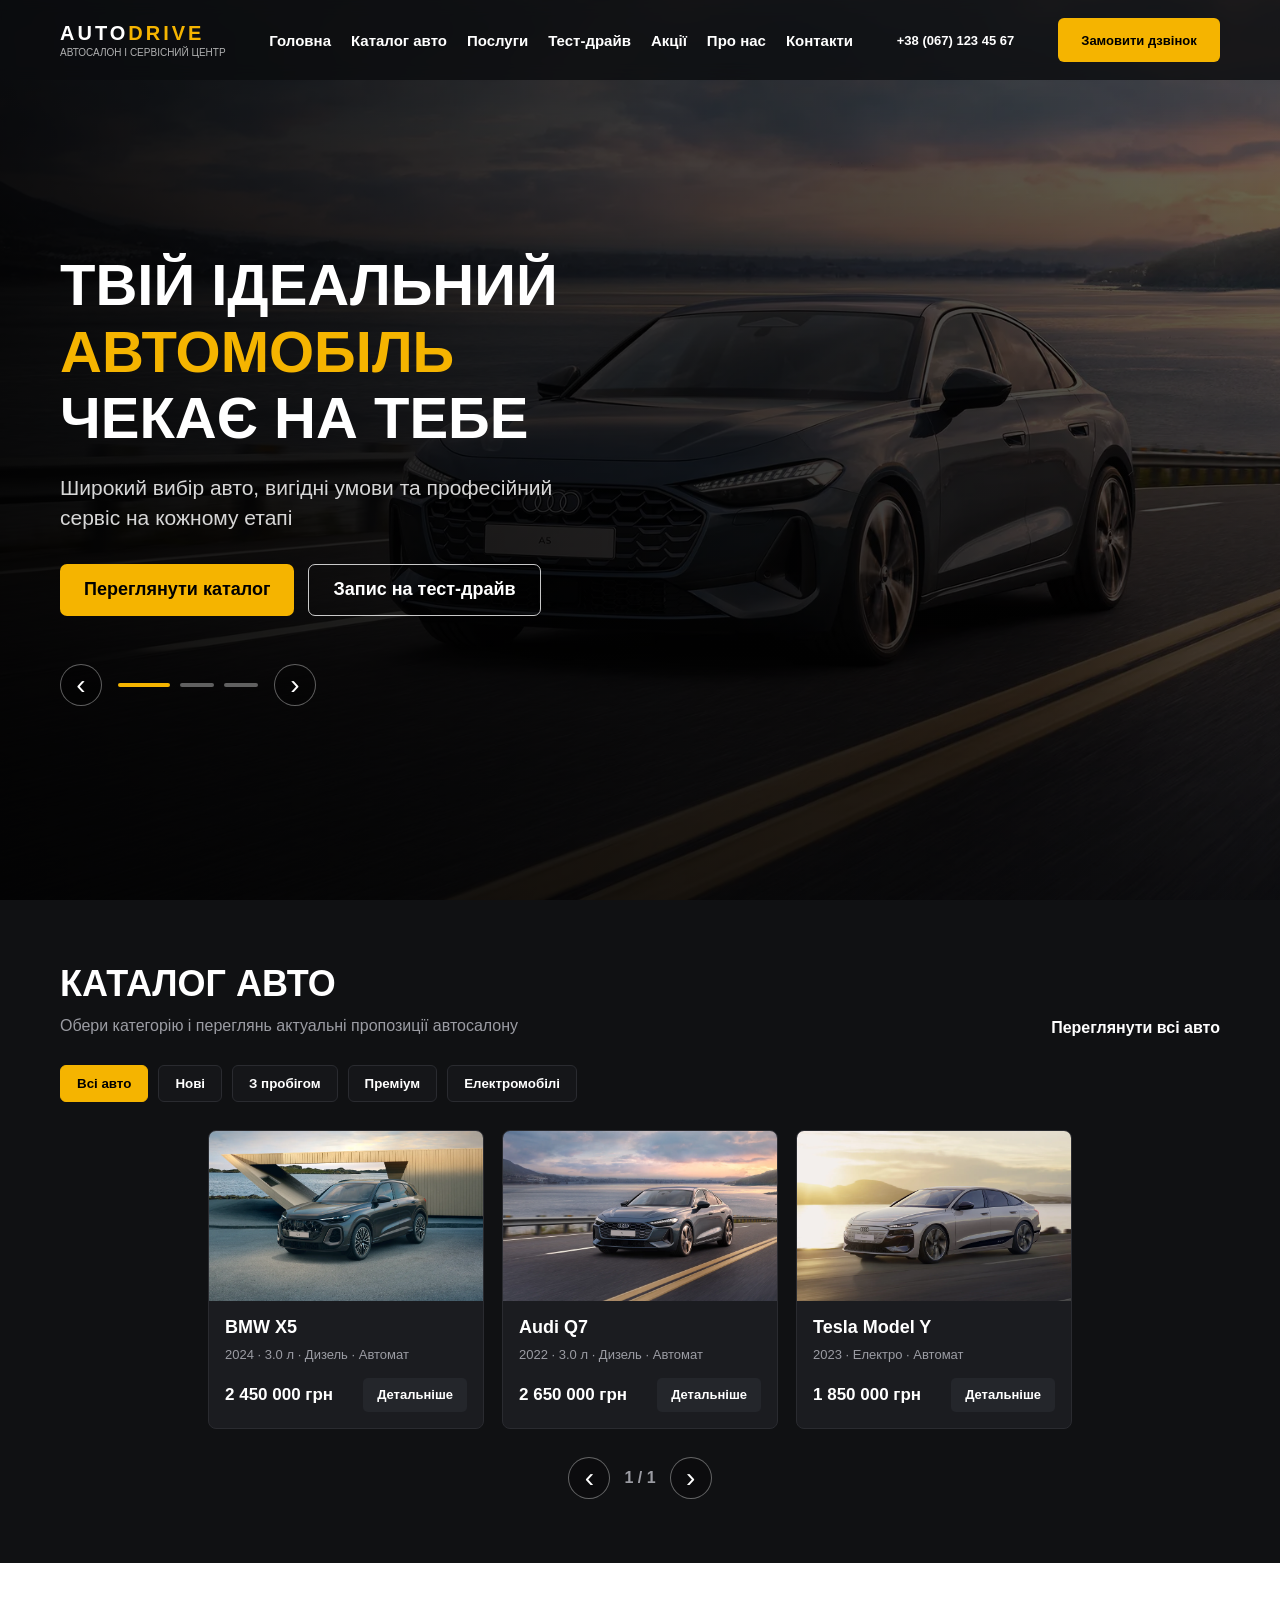
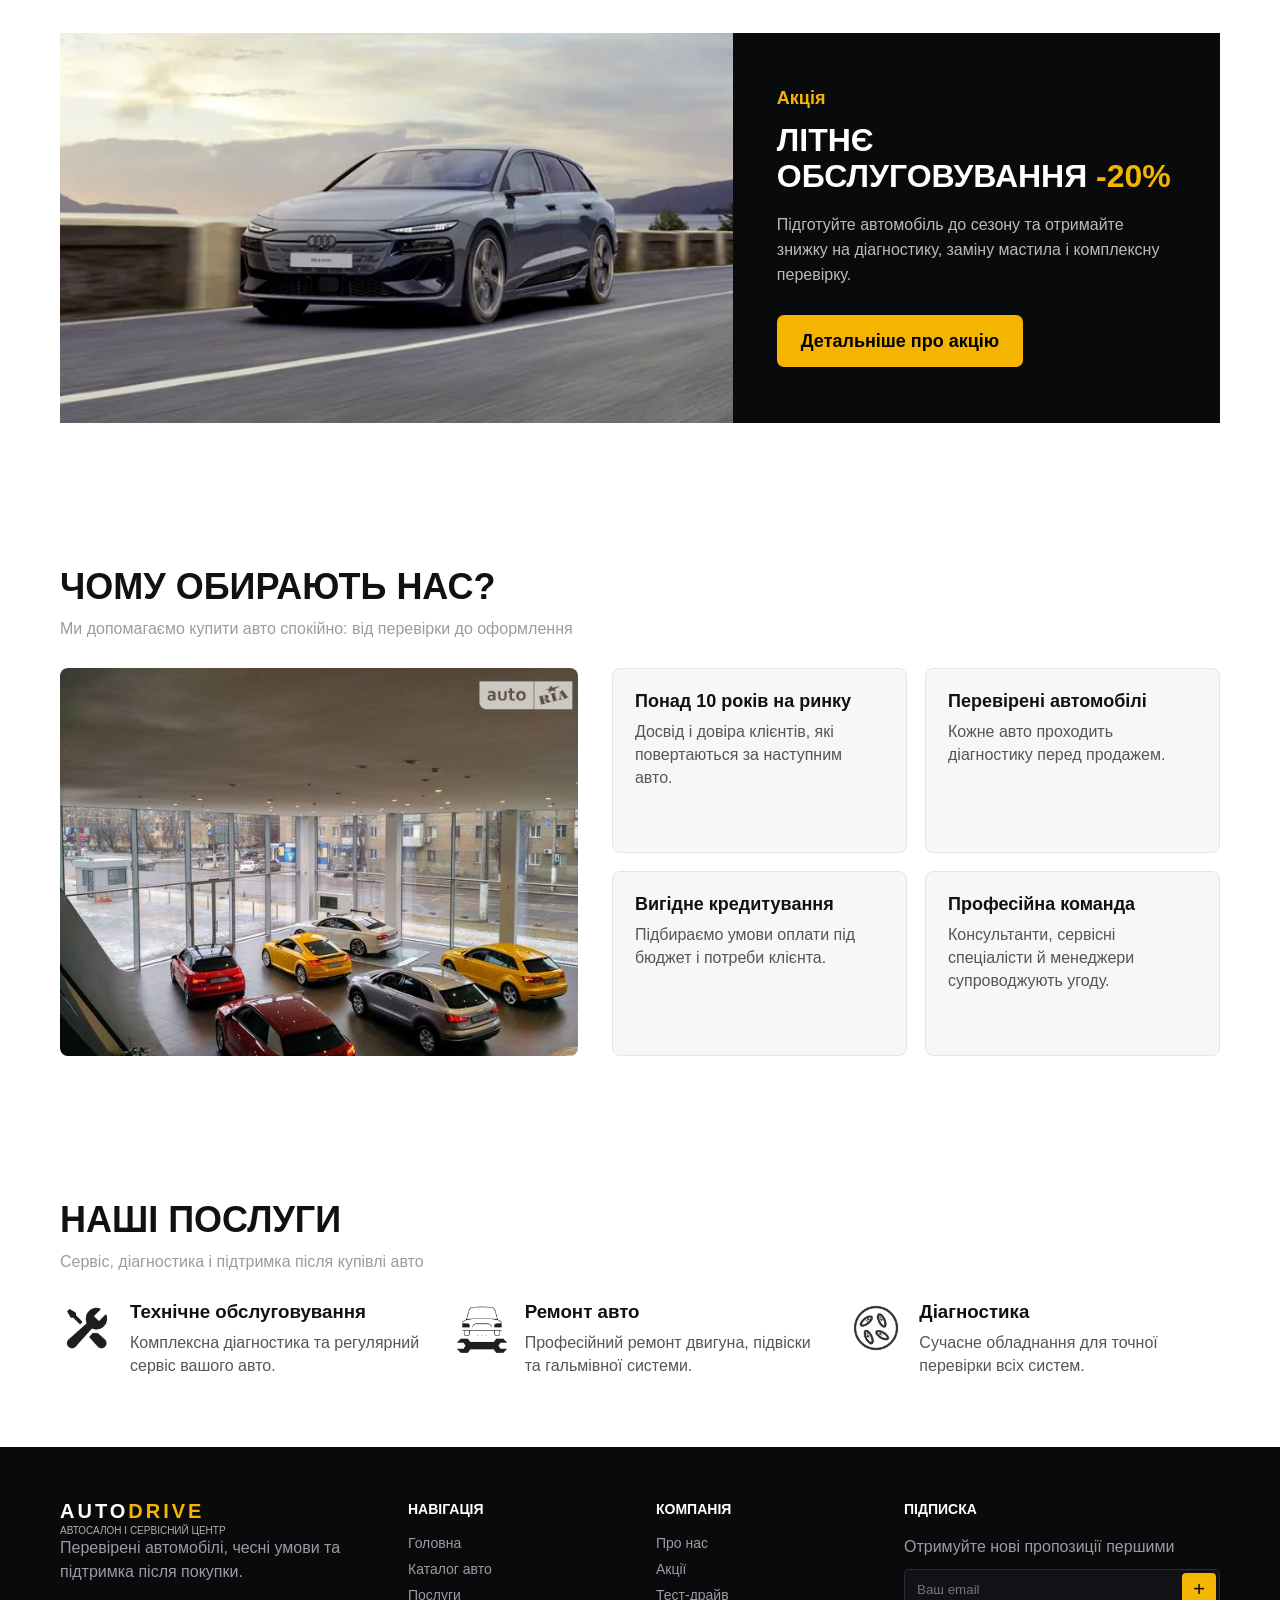
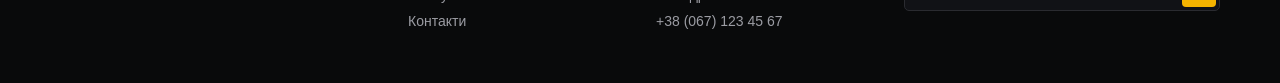
<file: index.html>
<!DOCTYPE html>
<html lang="uk">
<head>
    <meta charset="UTF-8">
    <meta name="viewport" content="width=device-width, initial-scale=1.0">
    <link rel="stylesheet" href="css/reset.css">
    <link rel="stylesheet" href="css/style.css">
    <link rel="stylesheet" href="css/responsive.css">
    <title>AUTODRIVE</title>
</head>
<body>
    <header class="header">
        <div class="container header-inner">
            <a href="index.html" class="logo">
                <span class="logo-title"><span class="logo-white">AUTO</span><span class="logo-yellow">DRIVE</span></span>
                <span class="logo-text">Автосалон і сервісний центр</span>
            </a>

            <nav class="nav" id="nav">
                <a href="index.html">Головна</a>
                <a href="car-catalog.html">Каталог авто</a>
                <a href="#services">Послуги</a>
                <a href="#test-drive">Тест-драйв</a>
                <a href="#promo">Акції</a>
                <a href="#about">Про нас</a>
                <a href="#contacts">Контакти</a>
            </nav>

            <a href="tel:+380671234567" class="header-phone">+38 (067) 123 45 67</a>
            <a href="tel:+380671234567" class="call-btn">Замовити дзвінок</a>

            <button class="burger" id="burger" type="button" aria-label="Меню">
                <span></span>
                <span></span>
                <span></span>
            </button>
        </div>
    </header>

    <main>
        <section class="hero" id="hero">
            <div class="hero-slide active" style="background-image: url('img/bacground_audi.webp');"></div>
            <div class="hero-slide" style="background-image: url('img/bacground_audiA6.webp');"></div>
            <div class="hero-slide" style="background-image: url('img/bacground_audiQ5.webp');"></div>
            <div class="hero-overlay"></div>

            <div class="container hero-container">
                <div class="hero-content">
                    <h1>Твій ідеальний <span>автомобіль</span> чекає на тебе</h1>
                    <p>Широкий вибір авто, вигідні умови та професійний сервіс на кожному етапі</p>

                    <div class="hero-actions">
                        <a href="car-catalog.html" class="hero-btn hero-btn-primary">Переглянути каталог</a>
                        <a href="#test-drive" class="hero-btn hero-btn-secondary">Запис на тест-драйв</a>
                    </div>
                </div>

                <div class="slider-controls" aria-label="Керування hero слайдером">
                    <button class="slider-arrow" id="prevSlide" type="button" aria-label="Попередній слайд">&#8249;</button>
                    <div class="slider-dots" id="sliderDots"></div>
                    <button class="slider-arrow" id="nextSlide" type="button" aria-label="Наступний слайд">&#8250;</button>
                </div>
            </div>
        </section>

        <section class="home-catalog section-dark" id="catalog">
            <div class="container section-column">
                <div class="section-head">
                    <div>
                        <h2>Каталог авто</h2>
                        <p>Обери категорію і переглянь актуальні пропозиції автосалону</p>
                    </div>
                    <a href="car-catalog.html" class="text-link">Переглянути всі авто</a>
                </div>

                <div class="category-tabs" data-filter-group="home">
                    <button class="tab-btn active" type="button" data-filter="all">Всі авто</button>
                    <button class="tab-btn" type="button" data-filter="new">Нові</button>
                    <button class="tab-btn" type="button" data-filter="used">З пробігом</button>
                    <button class="tab-btn" type="button" data-filter="premium">Преміум</button>
                    <button class="tab-btn" type="button" data-filter="electric">Електромобілі</button>
                </div>

                <div class="home-cars" id="homeCars">
                    <article class="car-card" data-category="new premium" data-brand="bmw" data-fuel="diesel" data-year="2024" data-mileage="0" data-price="2450000">
                        <div class="car-image"><img src="img/bacground_audiQ5.webp" alt="BMW X5"></div>
                        <div class="car-body">
                            <h3>BMW X5</h3>
                            <p>2024 · 3.0 л · Дизель · Автомат</p>
                            <div class="car-bottom"><strong>2 450 000 грн</strong><a href="car-catalog.html" class="small-btn">Детальніше</a></div>
                        </div>
                    </article>
                    <article class="car-card" data-category="used premium" data-brand="audi" data-fuel="diesel" data-year="2022" data-mileage="65000" data-price="2650000">
                        <div class="car-image"><img src="img/bacground_audi.webp" alt="Audi Q7"></div>
                        <div class="car-body">
                            <h3>Audi Q7</h3>
                            <p>2022 · 3.0 л · Дизель · Автомат</p>
                            <div class="car-bottom"><strong>2 650 000 грн</strong><a href="car-catalog.html" class="small-btn">Детальніше</a></div>
                        </div>
                    </article>
                    <article class="car-card" data-category="electric new" data-brand="tesla" data-fuel="electric" data-year="2023" data-mileage="12000" data-price="1850000">
                        <div class="car-image"><img src="img/bacground_audiA6.webp" alt="Tesla Model Y"></div>
                        <div class="car-body">
                            <h3>Tesla Model Y</h3>
                            <p>2023 · Електро · Автомат</p>
                            <div class="car-bottom"><strong>1 850 000 грн</strong><a href="car-catalog.html" class="small-btn">Детальніше</a></div>
                        </div>
                    </article>
                </div>

                <div class="catalog-switcher">
                    <button class="page-btn" type="button" data-catalog-prev="home">&#8249;</button>
                    <span id="homeCatalogInfo">1 / 1</span>
                    <button class="page-btn" type="button" data-catalog-next="home">&#8250;</button>
                </div>
            </div>
        </section>

        <section class="promo-section" id="promo">
            <div class="container">
                <div class="promo-card">
                    <div class="promo-image">
                        <img src="img/audiA5.webp" alt="Літня акція AUTODRIVE">
                    </div>
                    <div class="promo-content">




                        
                        <span>Акція</span>
                        <h2>Літнє обслуговування <strong>-20%</strong></h2>
                        <p>Підготуйте автомобіль до сезону та отримайте знижку на діагностику, заміну мастила і комплексну перевірку.</p>
                        <a href="car-catalog.html" class="hero-btn hero-btn-primary">Детальніше про акцію</a>
                    </div>
                </div>
            </div>
        </section>

        <section class="why-section" id="about">
            <div class="container section-column">
                <div class="section-head">
                    <div>
                        <h2>Чому обирають нас?</h2>
                        <p>Ми допомагаємо купити авто спокійно: від перевірки до оформлення</p>
                    </div>
                </div>

                <div class="why-layout">
                    <div class="why-image">
                        <img src="img/salon.jpg" alt="Автосалон AUTODRIVE">
                    </div>
                    <div class="why-list">
                        <article>
                            <strong>Понад 10 років на ринку</strong>
                            <span>Досвід і довіра клієнтів, які повертаються за наступним авто.</span>
                        </article>
                        <article>
                            <strong>Перевірені автомобілі</strong>
                            <span>Кожне авто проходить діагностику перед продажем.</span>
                        </article>
                        <article>
                            <strong>Вигідне кредитування</strong>
                            <span>Підбираємо умови оплати під бюджет і потреби клієнта.</span>
                        </article>
                        <article>
                            <strong>Професійна команда</strong>
                            <span>Консультанти, сервісні спеціалісти й менеджери супроводжують угоду.</span>
                        </article>
                    </div>
                </div>
            </div>
        </section>

        <section class="services-section" id="services">
            <div class="container section-column">
                <div class="section-head">
                    <div>
                        <h2>Наші послуги</h2>
                        <p>Сервіс, діагностика і підтримка після купівлі авто</p>
                    </div>
                </div>
                <div class="service-list">
                    <article class="service-item"><img src="img/Layer_1 (1).png" alt=""><div><h3>Технічне обслуговування</h3><p>Комплексна діагностика та регулярний сервіс вашого авто.</p></div></article>
                    <article class="service-item"><img src="img/_x3C_Layer_x3E_ (1).png" alt=""><div><h3>Ремонт авто</h3><p>Професійний ремонт двигуна, підвіски та гальмівної системи.</p></div></article>
                    <article class="service-item"><img src="img/Frame (2).png" alt=""><div><h3>Діагностика</h3><p>Сучасне обладнання для точної перевірки всіх систем.</p></div></article>
                </div>
            </div>
        </section>
    </main>

    <footer class="footer">
        <div class="container footer-layout">
            <div class="footer-brand">
                <a href="index.html" class="logo">
                    <span class="logo-title"><span class="logo-white">AUTO</span><span class="logo-yellow">DRIVE</span></span>
                    <span class="logo-text">Автосалон і сервісний центр</span>
                </a>
                <p>Перевірені автомобілі, чесні умови та підтримка після покупки.</p>
            </div>
            <div class="footer-col"><h3>Навігація</h3><a href="index.html">Головна</a><a href="car-catalog.html">Каталог авто</a><a href="#services">Послуги</a><a href="#contacts">Контакти</a></div>
            <div class="footer-col"><h3>Компанія</h3><a href="#about">Про нас</a><a href="#promo">Акції</a><a href="#test-drive">Тест-драйв</a><a href="tel:+380671234567">+38 (067) 123 45 67</a></div>
            <div class="footer-col footer-form"><h3>Підписка</h3><p>Отримуйте нові пропозиції першими</p><form><input type="email" placeholder="Ваш email"><button type="submit">+</button></form></div>
        </div>
    </footer>

    <script src="js/script.js"></script>
</body>
</html>
</file>
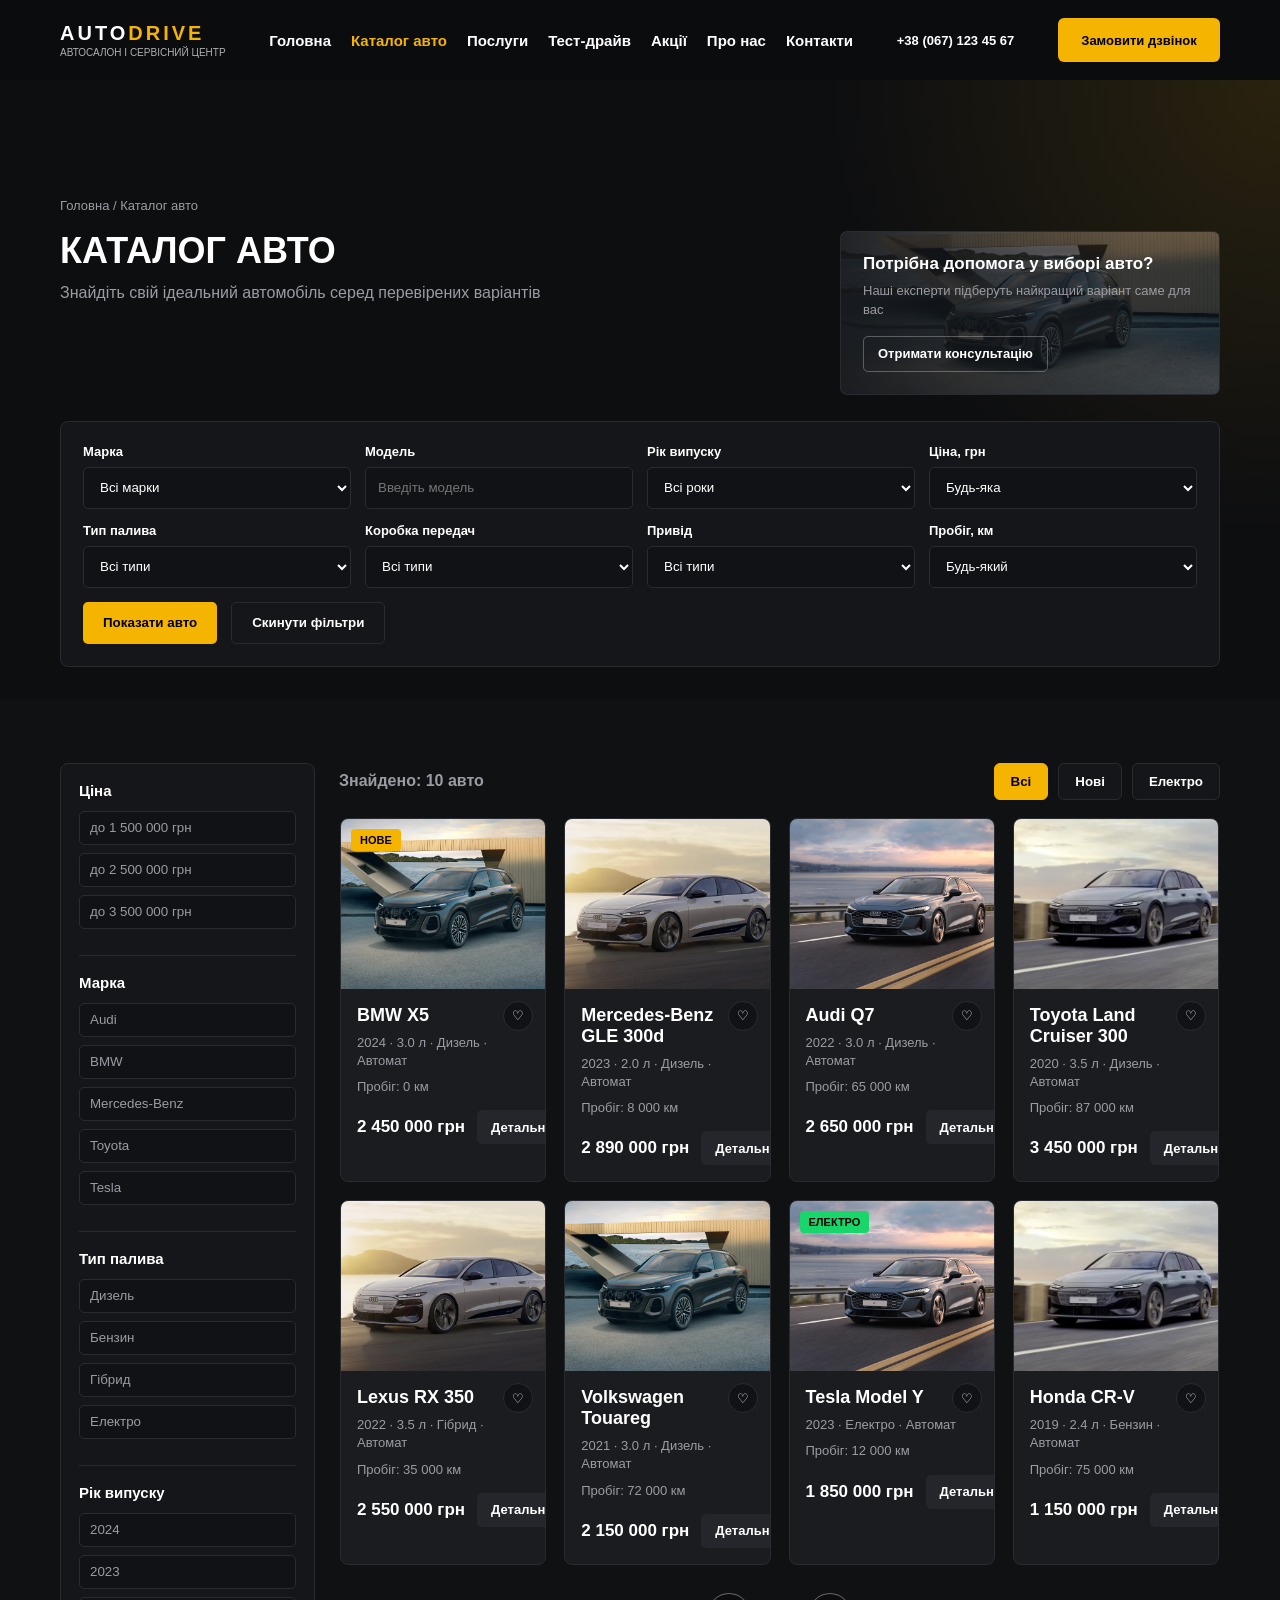
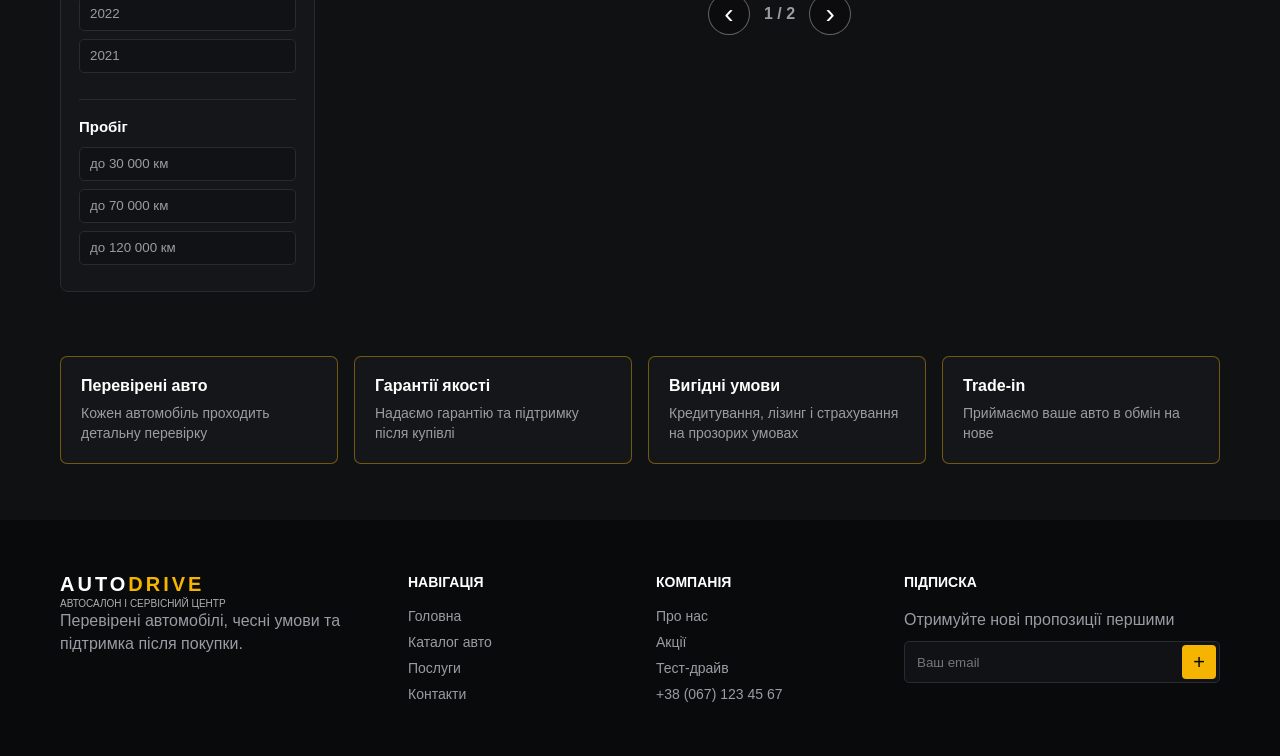
<file: car-catalog.html>
<!DOCTYPE html>
<html lang="uk">
<head>
    <meta charset="UTF-8">
    <meta name="viewport" content="width=device-width, initial-scale=1.0">
    <link rel="stylesheet" href="css/reset.css">
    <link rel="stylesheet" href="css/style.css">
    <link rel="stylesheet" href="css/responsive.css">
    <title>Каталог авто | AUTODRIVE</title>
</head>
<body class="catalog-page">
    <header class="header catalog-header-page">
        <div class="container header-inner">
            <a href="index.html" class="logo">
                <span class="logo-title"><span class="logo-white">AUTO</span><span class="logo-yellow">DRIVE</span></span>
                <span class="logo-text">Автосалон і сервісний центр</span>
            </a>

            <nav class="nav" id="nav">
                <a href="index.html">Головна</a>
                <a href="car-catalog.html" class="active-link">Каталог авто</a>
                <a href="index.html#services">Послуги</a>
                <a href="index.html#test-drive">Тест-драйв</a>
                <a href="index.html#promo">Акції</a>
                <a href="index.html#about">Про нас</a>
                <a href="index.html#contacts">Контакти</a>
            </nav>

            <a href="tel:+380671234567" class="header-phone">+38 (067) 123 45 67</a>
            <a href="tel:+380671234567" class="call-btn">Замовити дзвінок</a>

            <button class="burger" id="burger" type="button" aria-label="Меню">
                <span></span>
                <span></span>
                <span></span>
            </button>
        </div>
    </header>

    <main class="catalog-main">
        <section class="catalog-hero">
            <div class="container section-column">
                <p class="breadcrumbs">Головна / Каталог авто</p>
                <div class="catalog-title-row">
                    <div>
                        <h1>Каталог авто</h1>
                        <p>Знайдіть свій ідеальний автомобіль серед перевірених варіантів</p>
                    </div>
                    <div class="help-card">
                        <div>
                            <h2>Потрібна допомога у виборі авто?</h2>
                            <p>Наші експерти підберуть найкращий варіант саме для вас</p>
                            <a href="tel:+380671234567">Отримати консультацію</a>
                        </div>
                    </div>
                </div>

                <form class="search-panel" id="catalogSearch">
                    <label>Марка
                        <select name="brand">
                            <option value="all">Всі марки</option>
                            <option value="audi">Audi</option>
                            <option value="bmw">BMW</option>
                            <option value="mercedes">Mercedes-Benz</option>
                            <option value="toyota">Toyota</option>
                            <option value="lexus">Lexus</option>
                            <option value="tesla">Tesla</option>
                        </select>
                    </label>
                    <label>Модель
                        <input type="text" name="model" placeholder="Введіть модель">
                    </label>
                    <label>Рік випуску
                        <select name="year">
                            <option value="all">Всі роки</option>
                            <option value="2024">2024</option>
                            <option value="2023">2023</option>
                            <option value="2022">2022</option>
                            <option value="2021">2021</option>
                            <option value="2020">2020</option>
                            <option value="2019">2019</option>
                        </select>
                    </label>
                    <label>Ціна, грн
                        <select name="price">
                            <option value="all">Будь-яка</option>
                            <option value="1500000">до 1 500 000</option>
                            <option value="2500000">до 2 500 000</option>
                            <option value="3500000">до 3 500 000</option>
                        </select>
                    </label>
                    <label>Тип палива
                        <select name="fuel">
                            <option value="all">Всі типи</option>
                            <option value="petrol">Бензин</option>
                            <option value="diesel">Дизель</option>
                            <option value="hybrid">Гібрид</option>
                            <option value="electric">Електро</option>
                        </select>
                    </label>
                    <label>Коробка передач
                        <select name="gearbox">
                            <option value="all">Всі типи</option>
                            <option value="auto">Автомат</option>
                            <option value="manual">Механіка</option>
                        </select>
                    </label>
                    <label>Привід
                        <select name="drive">
                            <option value="all">Всі типи</option>
                            <option value="awd">Повний</option>
                            <option value="fwd">Передній</option>
                            <option value="rwd">Задній</option>
                        </select>
                    </label>
                    <label>Пробіг, км
                        <select name="mileage">
                            <option value="all">Будь-який</option>
                            <option value="30000">до 30 000</option>
                            <option value="70000">до 70 000</option>
                            <option value="120000">до 120 000</option>
                        </select>
                    </label>
                    <button class="search-btn" type="submit">Показати авто</button>
                    <button class="reset-btn" type="button" id="resetCatalogFilters">Скинути фільтри</button>
                </form>
            </div>
        </section>

        <section class="catalog-results">
            <div class="container catalog-layout">
                <aside class="filter-sidebar">
                    <div class="side-filter">
                        <h2>Ціна</h2>
                        <button type="button" data-side-filter="price" data-value="1500000">до 1 500 000 грн</button>
                        <button type="button" data-side-filter="price" data-value="2500000">до 2 500 000 грн</button>
                        <button type="button" data-side-filter="price" data-value="3500000">до 3 500 000 грн</button>
                    </div>
                    <div class="side-filter">
                        <h2>Марка</h2>
                        <button type="button" data-side-filter="brand" data-value="audi">Audi</button>
                        <button type="button" data-side-filter="brand" data-value="bmw">BMW</button>
                        <button type="button" data-side-filter="brand" data-value="mercedes">Mercedes-Benz</button>
                        <button type="button" data-side-filter="brand" data-value="toyota">Toyota</button>
                        <button type="button" data-side-filter="brand" data-value="tesla">Tesla</button>
                    </div>
                    <div class="side-filter">
                        <h2>Тип палива</h2>
                        <button type="button" data-side-filter="fuel" data-value="diesel">Дизель</button>
                        <button type="button" data-side-filter="fuel" data-value="petrol">Бензин</button>
                        <button type="button" data-side-filter="fuel" data-value="hybrid">Гібрид</button>
                        <button type="button" data-side-filter="fuel" data-value="electric">Електро</button>
                    </div>
                    <div class="side-filter">
                        <h2>Рік випуску</h2>
                        <button type="button" data-side-filter="year" data-value="2024">2024</button>
                        <button type="button" data-side-filter="year" data-value="2023">2023</button>
                        <button type="button" data-side-filter="year" data-value="2022">2022</button>
                        <button type="button" data-side-filter="year" data-value="2021">2021</button>
                    </div>
                    <div class="side-filter">
                        <h2>Пробіг</h2>
                        <button type="button" data-side-filter="mileage" data-value="30000">до 30 000 км</button>
                        <button type="button" data-side-filter="mileage" data-value="70000">до 70 000 км</button>
                        <button type="button" data-side-filter="mileage" data-value="120000">до 120 000 км</button>
                    </div>
                </aside>

                <div class="catalog-content">
                    <div class="result-bar">
                        <span id="catalogCount">Знайдено: 0 авто</span>
                        <div class="result-actions">
                            <button class="outline-btn active" type="button" data-catalog-quick="all">Всі</button>
                            <button class="outline-btn" type="button" data-catalog-quick="new">Нові</button>
                            <button class="outline-btn" type="button" data-catalog-quick="electric">Електро</button>
                        </div>
                    </div>

                    <div class="catalog-grid" id="catalogGrid">
                        <article class="car-card catalog-item" data-category="new premium" data-brand="bmw" data-fuel="diesel" data-year="2024" data-mileage="0" data-price="2450000" data-model="x5" data-gearbox="auto" data-drive="awd">
                            <div class="car-image"><span class="badge">Нове</span><img src="img/bacground_audiQ5.webp" alt="BMW X5"></div>
                            <div class="car-body"><button class="fav-btn" type="button">♡</button><h3>BMW X5</h3><p>2024 · 3.0 л · Дизель · Автомат</p><p>Пробіг: 0 км</p><div class="car-bottom"><strong>2 450 000 грн</strong><a href="#" class="small-btn">Детальніше</a></div></div>
                        </article>
                        <article class="car-card catalog-item" data-category="new premium" data-brand="mercedes" data-fuel="diesel" data-year="2023" data-mileage="8000" data-price="2890000" data-model="gle" data-gearbox="auto" data-drive="awd">
                            <div class="car-image"><img src="img/bacground_audiA6.webp" alt="Mercedes-Benz GLE 300d"></div>
                            <div class="car-body"><button class="fav-btn" type="button">♡</button><h3>Mercedes-Benz GLE 300d</h3><p>2023 · 2.0 л · Дизель · Автомат</p><p>Пробіг: 8 000 км</p><div class="car-bottom"><strong>2 890 000 грн</strong><a href="#" class="small-btn">Детальніше</a></div></div>
                        </article>
                        <article class="car-card catalog-item" data-category="used premium" data-brand="audi" data-fuel="diesel" data-year="2022" data-mileage="65000" data-price="2650000" data-model="q7" data-gearbox="auto" data-drive="awd">
                            <div class="car-image"><img src="img/bacground_audi.webp" alt="Audi Q7"></div>
                            <div class="car-body"><button class="fav-btn" type="button">♡</button><h3>Audi Q7</h3><p>2022 · 3.0 л · Дизель · Автомат</p><p>Пробіг: 65 000 км</p><div class="car-bottom"><strong>2 650 000 грн</strong><a href="#" class="small-btn">Детальніше</a></div></div>
                        </article>
                        <article class="car-card catalog-item" data-category="used" data-brand="toyota" data-fuel="diesel" data-year="2020" data-mileage="87000" data-price="3450000" data-model="land cruiser" data-gearbox="auto" data-drive="awd">
                            <div class="car-image"><img src="img/audiA5.webp" alt="Toyota Land Cruiser 300"></div>
                            <div class="car-body"><button class="fav-btn" type="button">♡</button><h3>Toyota Land Cruiser 300</h3><p>2020 · 3.5 л · Дизель · Автомат</p><p>Пробіг: 87 000 км</p><div class="car-bottom"><strong>3 450 000 грн</strong><a href="#" class="small-btn">Детальніше</a></div></div>
                        </article>
                        <article class="car-card catalog-item" data-category="used" data-brand="lexus" data-fuel="hybrid" data-year="2022" data-mileage="35000" data-price="2550000" data-model="rx 350" data-gearbox="auto" data-drive="awd">
                            <div class="car-image"><img src="img/bacground_audiA6.webp" alt="Lexus RX 350"></div>
                            <div class="car-body"><button class="fav-btn" type="button">♡</button><h3>Lexus RX 350</h3><p>2022 · 3.5 л · Гібрид · Автомат</p><p>Пробіг: 35 000 км</p><div class="car-bottom"><strong>2 550 000 грн</strong><a href="#" class="small-btn">Детальніше</a></div></div>
                        </article>
                        <article class="car-card catalog-item" data-category="used" data-brand="volkswagen" data-fuel="diesel" data-year="2021" data-mileage="72000" data-price="2150000" data-model="touareg" data-gearbox="auto" data-drive="awd">
                            <div class="car-image"><img src="img/bacground_audiQ5.webp" alt="Volkswagen Touareg"></div>
                            <div class="car-body"><button class="fav-btn" type="button">♡</button><h3>Volkswagen Touareg</h3><p>2021 · 3.0 л · Дизель · Автомат</p><p>Пробіг: 72 000 км</p><div class="car-bottom"><strong>2 150 000 грн</strong><a href="#" class="small-btn">Детальніше</a></div></div>
                        </article>
                        <article class="car-card catalog-item" data-category="electric new" data-brand="tesla" data-fuel="electric" data-year="2023" data-mileage="12000" data-price="1850000" data-model="model y" data-gearbox="auto" data-drive="awd">
                            <div class="car-image"><span class="badge green">Електро</span><img src="img/bacground_audi.webp" alt="Tesla Model Y"></div>
                            <div class="car-body"><button class="fav-btn" type="button">♡</button><h3>Tesla Model Y</h3><p>2023 · Електро · Автомат</p><p>Пробіг: 12 000 км</p><div class="car-bottom"><strong>1 850 000 грн</strong><a href="#" class="small-btn">Детальніше</a></div></div>
                        </article>
                        <article class="car-card catalog-item" data-category="used" data-brand="honda" data-fuel="petrol" data-year="2019" data-mileage="75000" data-price="1150000" data-model="cr-v" data-gearbox="auto" data-drive="awd">
                            <div class="car-image"><img src="img/audiA5.webp" alt="Honda CR-V"></div>
                            <div class="car-body"><button class="fav-btn" type="button">♡</button><h3>Honda CR-V</h3><p>2019 · 2.4 л · Бензин · Автомат</p><p>Пробіг: 75 000 км</p><div class="car-bottom"><strong>1 150 000 грн</strong><a href="#" class="small-btn">Детальніше</a></div></div>
                        </article>
                        <article class="car-card catalog-item" data-category="new premium" data-brand="audi" data-fuel="petrol" data-year="2024" data-mileage="0" data-price="3120000" data-model="a8" data-gearbox="auto" data-drive="awd">
                            <div class="car-image"><span class="badge">Нове</span><img src="img/bacground_audiA6.webp" alt="Audi A8"></div>
                            <div class="car-body"><button class="fav-btn" type="button">♡</button><h3>Audi A8</h3><p>2024 · 3.0 л · Бензин · Автомат</p><p>Пробіг: 0 км</p><div class="car-bottom"><strong>3 120 000 грн</strong><a href="#" class="small-btn">Детальніше</a></div></div>
                        </article>
                        <article class="car-card catalog-item" data-category="electric used" data-brand="audi" data-fuel="electric" data-year="2022" data-mileage="28000" data-price="2320000" data-model="e-tron" data-gearbox="auto" data-drive="awd">
                            <div class="car-image"><span class="badge green">Електро</span><img src="img/bacground_audi.webp" alt="Audi e-tron"></div>
                            <div class="car-body"><button class="fav-btn" type="button">♡</button><h3>Audi e-tron</h3><p>2022 · Електро · Автомат</p><p>Пробіг: 28 000 км</p><div class="car-bottom"><strong>2 320 000 грн</strong><a href="#" class="small-btn">Детальніше</a></div></div>
                        </article>
                    </div>

                    <div class="catalog-switcher">
                        <button class="page-btn" type="button" data-catalog-prev="main">&#8249;</button>
                        <span id="catalogPageInfo">1 / 1</span>
                        <button class="page-btn" type="button" data-catalog-next="main">&#8250;</button>
                    </div>
                </div>
            </div>
        </section>

        <section class="quality-section">
            <div class="container quality-list">
                <article><strong>Перевірені авто</strong><span>Кожен автомобіль проходить детальну перевірку</span></article>
                <article><strong>Гарантії якості</strong><span>Надаємо гарантію та підтримку після купівлі</span></article>
                <article><strong>Вигідні умови</strong><span>Кредитування, лізинг і страхування на прозорих умовах</span></article>
                <article><strong>Trade-in</strong><span>Приймаємо ваше авто в обмін на нове</span></article>
            </div>
        </section>
    </main>

    <footer class="footer">
        <div class="container footer-layout">
            <div class="footer-brand">
                <a href="index.html" class="logo">
                    <span class="logo-title"><span class="logo-white">AUTO</span><span class="logo-yellow">DRIVE</span></span>
                    <span class="logo-text">Автосалон і сервісний центр</span>
                </a>
                <p>Перевірені автомобілі, чесні умови та підтримка після покупки.</p>
            </div>
            <div class="footer-col"><h3>Навігація</h3><a href="index.html">Головна</a><a href="car-catalog.html">Каталог авто</a><a href="index.html#services">Послуги</a><a href="index.html#contacts">Контакти</a></div>
            <div class="footer-col"><h3>Компанія</h3><a href="index.html#about">Про нас</a><a href="index.html#promo">Акції</a><a href="index.html#test-drive">Тест-драйв</a><a href="tel:+380671234567">+38 (067) 123 45 67</a></div>
            <div class="footer-col footer-form"><h3>Підписка</h3><p>Отримуйте нові пропозиції першими</p><form><input type="email" placeholder="Ваш email"><button type="submit">+</button></form></div>
        </div>
    </footer>

    <script src="js/script.js"></script>
</body>
</html>
</file>
<file: css/style.css>
:root {
    --bg: #0d0e10;
    --panel: #151619;
    --panel-light: #1b1c20;
    --line: #2a2b30;
    --text: #ffffff;
    --muted: #9b9ca3;
    --yellow: #f5b400;
    --green: #19d66b;
}

* {
    box-sizing: border-box;
}

html {
    scroll-behavior: smooth;
}

body {
    margin: 0;
    font-family: Arial, sans-serif;
    color: var(--text);
    background: var(--bg);
}

a {
    color: inherit;
}

img {
    max-width: 100%;
    display: block;
}

.container {
    width: 100%;
    max-width: 1200px;
    margin: 0 auto;
    padding: 0 20px;
    display: flex;
}

.section-column {
    flex-direction: column;
}

.header {
    width: 100%;
    padding: 18px 0;
    position: absolute;
    top: 0;
    left: 0;
    z-index: 20;
    background: rgba(12, 13, 15, 0.82);
    backdrop-filter: blur(8px);
}

.catalog-header-page {
    position: sticky;
}

.header-inner {
    align-items: center;
    justify-content: space-between;
    gap: 20px;
}

.logo {
    flex-shrink: 0;
    text-decoration: none;
}

.logo-title {
    display: block;
    font-weight: 800;
    font-size: 20px;
    line-height: 1;
    letter-spacing: 3px;
    text-transform: uppercase;
}

.logo-white {
    color: #ffffff;
}

.logo-yellow {
    color: var(--yellow);
}

.logo-text {
    display: block;
    margin-top: 5px;
    font-size: 10px;
    line-height: 1;
    text-transform: uppercase;
    color: rgba(255, 255, 255, 0.68);
}

.nav {
    display: flex;
    align-items: center;
    justify-content: center;
    gap: 20px;
}

.nav a {
    position: relative;
    color: #ffffff;
    text-decoration: none;
    font-size: 15px;
    font-weight: 600;
    white-space: nowrap;
    transition: color 0.25s ease;
}

.nav a:hover,
.nav a.active-link {
    color: var(--yellow);
}

.header-phone {
    color: #ffffff;
    text-decoration: none;
    font-size: 13px;
    font-weight: 700;
    white-space: nowrap;
}

.call-btn {
    min-width: 162px;
    height: 44px;
    padding: 0 18px;
    border-radius: 6px;
    background: var(--yellow);
    color: #000000;
    display: flex;
    justify-content: center;
    align-items: center;
    text-decoration: none;
    font-weight: 800;
    font-size: 13px;
    transition: transform 0.25s ease, background-color 0.25s ease;
}

.call-btn:hover,
.hero-btn:hover,
.small-btn:hover,
.search-btn:hover {
    transform: translateY(-2px);
    background: #ffc633;
}

.burger {
    display: none;
    flex-direction: column;
    justify-content: center;
    align-items: center;
    gap: 6px;
    width: 44px;
    height: 44px;
    border: 1px solid rgba(255, 255, 255, 0.2);
    border-radius: 6px;
    background: transparent;
    cursor: pointer;
}

.burger span {
    width: 25px;
    height: 3px;
    border-radius: 10px;
    background: #ffffff;
    transition: transform 0.25s ease, opacity 0.25s ease;
}

.burger.active span:nth-child(1) {
    transform: translateY(9px) rotate(45deg);
}

.burger.active span:nth-child(2) {
    opacity: 0;
}

.burger.active span:nth-child(3) {
    transform: translateY(-9px) rotate(-45deg);
}

.hero {
    min-height: 100vh;
    position: relative;
    overflow: hidden;
    background: #111111;
}

.hero-slide {
    position: absolute;
    inset: 0;
    background-position: center;
    background-size: cover;
    opacity: 0;
    transform: scale(1.04);
    transition: opacity 0.8s ease, transform 4s ease;
}

.hero-slide.active {
    opacity: 1;
    transform: scale(1);
}

.hero-overlay {
    position: absolute;
    inset: 0;
    z-index: 2;
    background:
        linear-gradient(90deg, rgba(0, 0, 0, 0.84), rgba(0, 0, 0, 0.52), rgba(0, 0, 0, 0.18)),
        linear-gradient(180deg, rgba(0, 0, 0, 0.44), rgba(0, 0, 0, 0.72));
}

.hero-container {
    min-height: 100vh;
    position: relative;
    z-index: 3;
    flex-direction: column;
    justify-content: center;
    align-items: flex-start;
    padding-top: 110px;
    padding-bottom: 52px;
}

.hero-content {
    max-width: 650px;
}

.hero-content h1 {
    margin: 0;
    font-size: 58px;
    line-height: 1.14;
    font-weight: 900;
    text-transform: uppercase;
}

.hero-content h1 span {
    display: block;
    color: var(--yellow);
}

.hero-content p {
    max-width: 520px;
    margin: 22px 0 0;
    color: rgba(255, 255, 255, 0.84);
    font-size: 21px;
    line-height: 1.45;
}

.hero-actions,
.slider-controls,
.category-tabs,
.catalog-switcher,
.result-actions,
.quality-list,
.service-list {
    display: flex;
}

.hero-actions {
    margin-top: 30px;
    gap: 14px;
    flex-wrap: wrap;
}

.hero-btn,
.small-btn,
.search-btn,
.reset-btn,
.outline-btn,
.page-btn,
.tab-btn {
    cursor: pointer;
    border: 0;
    font-family: inherit;
    text-decoration: none;
    transition: transform 0.25s ease, background-color 0.25s ease, border-color 0.25s ease, color 0.25s ease;
}

.hero-btn {
    min-height: 52px;
    padding: 0 24px;
    border-radius: 7px;
    display: flex;
    align-items: center;
    justify-content: center;
    font-size: 18px;
    font-weight: 800;
}

.hero-btn-primary {
    background: var(--yellow);
    color: #000000;
}

.hero-btn-secondary {
    border: 1px solid rgba(255, 255, 255, 0.78);
    color: #ffffff;
}

.hero-btn-secondary:hover {
    border-color: var(--yellow);
    background: rgba(245, 180, 0, 0.14);
}

.slider-controls {
    margin-top: 48px;
    align-items: center;
    gap: 16px;
}

.slider-arrow,
.page-btn {
    width: 42px;
    height: 42px;
    border: 1px solid rgba(255, 255, 255, 0.36);
    border-radius: 50%;
    background: rgba(0, 0, 0, 0.24);
    color: #ffffff;
    font-size: 28px;
}

.slider-dots {
    display: flex;
    align-items: center;
    gap: 10px;
}

.slider-dot {
    width: 34px;
    height: 4px;
    padding: 0;
    border: 0;
    border-radius: 20px;
    background: rgba(255, 255, 255, 0.36);
    cursor: pointer;
}

.slider-dot.active {
    width: 52px;
    background: var(--yellow);
}

.section-dark,
.catalog-results {
    padding: 64px 0;
    background: #101113;
}

.section-head {
    display: flex;
    justify-content: space-between;
    align-items: flex-end;
    gap: 24px;
    margin-bottom: 28px;
}

.section-head h2,
.catalog-title-row h1 {
    margin: 0;
    font-size: 36px;
    line-height: 1.1;
    text-transform: uppercase;
}

.section-head p,
.catalog-title-row p {
    margin: 10px 0 0;
    color: var(--muted);
    line-height: 1.45;
}

.text-link {
    color: #ffffff;
    text-decoration: none;
    font-weight: 700;
    white-space: nowrap;
}

.text-link:hover {
    color: var(--yellow);
}

.category-tabs {
    gap: 10px;
    margin-bottom: 24px;
    overflow-x: auto;
    padding-bottom: 4px;
   
}

.tab-btn,
.outline-btn {
    padding: 10px 16px;
    border: 1px solid var(--line);
    border-radius: 6px;
    background: var(--panel);
    color: #ffffff;
    font-weight: 700;
    white-space: nowrap;
}

.tab-btn.active,
.outline-btn.active,
.tab-btn:hover,
.outline-btn:hover,
.side-filter button.active {
    border-color: var(--yellow);
    color: #000000;
    background: var(--yellow);
}

.home-cars,
.catalog-grid {
    display: flex;
    flex-wrap: wrap;
    gap: 18px;
    justify-content: center;
}

.home-cars .car-card,
.catalog-grid .car-card {
    flex: 0 1 calc(25% - 14px);
}

.car-card {
    position: relative;
    min-width: 0;
    overflow: hidden;
    border: 1px solid var(--line);
    border-radius: 8px;
    background: var(--panel-light);
   
}

.car-card.is-hidden {
    display: none;
}

.car-image {
    position: relative;
    height: 170px;
    background: #0c0d0f;
}

.car-image img {
    width: 100%;
    height: 100%;
    object-fit: cover;
}

.badge {
    position: absolute;
    top: 10px;
    left: 10px;
    z-index: 2;
    padding: 5px 9px;
    border-radius: 4px;
    background: var(--yellow);
    color: #000000;
    font-size: 11px;
    font-weight: 900;
    text-transform: uppercase;
}

.badge.green {
    background: var(--green);
}

.car-body {
    position: relative;
    padding: 16px;
}

.car-body h3 {
    margin: 0 0 8px;
    font-size: 18px;
}

.car-body p {
    margin: 0 0 8px;
    color: var(--muted);
    font-size: 13px;
    line-height: 1.4;
}

.car-bottom {
    display: flex;
    align-items: center;
    justify-content: space-between;
    gap: 12px;
    margin-top: 14px;
}

.car-bottom strong {
    font-size: 17px;
    white-space: nowrap;
}

.small-btn {
    min-height: 34px;
    padding: 0 14px;
    border-radius: 5px;
    background: #24262b;
    color: #ffffff;
    display: flex;
    align-items: center;
    justify-content: center;
    font-size: 13px;
    font-weight: 700;
    white-space: nowrap;
}

.fav-btn {
    position: absolute;
    top: 12px;
    right: 12px;
    width: 30px;
    height: 30px;
    border: 1px solid var(--line);
    border-radius: 50%;
    background: #111216;
    color: #ffffff;
    cursor: pointer;
}

.fav-btn.active {
    color: #ff5757;
}

.catalog-switcher {
    justify-content: center;
    align-items: center;
    gap: 14px;
    margin-top: 28px;
}

.catalog-switcher span {
    color: var(--muted);
    font-weight: 700;
}

.catalog-page {
    background: #0b0c0e;
}

.catalog-main {
    padding-top: 0;
}

.catalog-hero {
    padding: 118px 0 32px;
    background: radial-gradient(circle at top right, rgba(245, 180, 0, 0.12), transparent 32%), #0d0e10;
}

.breadcrumbs {
    margin: 0 0 18px;
    color: var(--muted);
    font-size: 13px;
}

.catalog-title-row {
    display: flex;
    align-items: stretch;
    justify-content: space-between;
    gap: 28px;
    margin-bottom: 26px;
}

.help-card {
    flex: 0 1 380px;
    min-height: 150px;
    border: 1px solid var(--line);
    border-radius: 7px;
    background:
        linear-gradient(90deg, rgba(20, 21, 24, 0.92), rgba(20, 21, 24, 0.54)),
        url("../img/bacground_audiQ5.webp") center / cover;
    padding: 22px;
    display: flex;
    align-items: center;
}

.help-card h2 {
    margin: 0 0 8px;
    font-size: 17px;
}

.help-card p {
    margin: 0 0 16px;
    color: var(--muted);
    font-size: 13px;
}

.help-card a {
    display: inline-flex;
    min-height: 36px;
    align-items: center;
    padding: 0 14px;
    border: 1px solid rgba(255, 255, 255, 0.28);
    border-radius: 5px;
    text-decoration: none;
    font-size: 13px;
    font-weight: 700;
}

.search-panel {
    display: flex;
    flex-wrap: wrap;
    gap: 14px;
    padding: 22px;
    border: 1px solid var(--line);
    border-radius: 8px;
    background: var(--panel);
}

.search-panel label {
    flex: 1 1 calc(25% - 14px);
    display: flex;
    flex-direction: column;
    gap: 8px;
    min-width: 190px;
    color: #ffffff;
    font-size: 13px;
    font-weight: 700;
}

.search-panel input,
.search-panel select,
.footer-form input {
    width: 100%;
    height: 42px;
    border: 1px solid var(--line);
    border-radius: 5px;
    background: #111216;
    color: #ffffff;
    padding: 0 12px;
    outline: none;
}

.search-panel input:focus,
.search-panel select:focus,
.footer-form input:focus {
    border-color: var(--yellow);
}

.search-btn,
.reset-btn {
    align-self: flex-end;
    min-height: 42px;
    padding: 0 20px;
    border-radius: 5px;
    font-weight: 800;
}

.search-btn {
    background: var(--yellow);
    color: #000000;
}

.reset-btn {
    border: 1px solid var(--line);
    background: transparent;
    color: #ffffff;
}

.catalog-layout {
    align-items: flex-start;
    gap: 24px;
}

.filter-sidebar {
    flex: 0 0 255px;
    padding: 18px;
    border: 1px solid var(--line);
    border-radius: 8px;
    background: var(--panel);
}

.side-filter {
    padding-bottom: 18px;
    margin-bottom: 18px;
    border-bottom: 1px solid var(--line);
}

.side-filter:last-child {
    margin-bottom: 0;
    padding-bottom: 0;
    border-bottom: 0;
}

.side-filter h2 {
    margin: 0 0 12px;
    font-size: 15px;
}

.side-filter button {
    width: 100%;
    min-height: 34px;
    margin-bottom: 8px;
    border: 1px solid var(--line);
    border-radius: 5px;
    background: #111216;
    color: var(--muted);
    cursor: pointer;
    text-align: left;
    padding: 0 10px;
}

.catalog-content {
    flex: 1;
    min-width: 0;
}

.result-bar {
    display: flex;
    align-items: center;
    justify-content: space-between;
    gap: 16px;
    margin-bottom: 18px;
}

.result-bar span {
    color: var(--muted);
    font-weight: 700;
}

.result-actions {
    gap: 10px;
}

.quality-section {
    padding: 0 0 56px;
    background: #101113;
}

.quality-list {
    gap: 16px;
    flex-wrap: wrap;
}

.quality-list article {
    flex: 1 1 calc(25% - 12px);
    min-width: 220px;
    padding: 20px;
    border: 1px solid rgba(245, 180, 0, 0.42);
    border-radius: 7px;
    background: var(--panel);
}

.quality-list strong {
    display: block;
    margin-bottom: 8px;
}

.quality-list span {
    color: var(--muted);
    font-size: 14px;
    line-height: 1.45;
}

.promo-section {
    padding: 70px 0;
    background: #ffffff;
    color: #111111;
}

.promo-card {
    width: 100%;
    min-height: 390px;
    display: flex;
    overflow: hidden;
    background: #090a0b;
    color: #ffffff;
}

.promo-image {
    flex: 1 1 58%;
    min-height: 320px;
}

.promo-image img {
    width: 100%;
    height: 100%;
    object-fit: cover;
}

.promo-content {
    flex: 1 1 42%;
    padding: 44px;
    display: flex;
    flex-direction: column;
    align-items: flex-start;
    justify-content: center;
}

.promo-content span {
    margin-bottom: 14px;
    color: var(--yellow);
    font-size: 18px;
    font-weight: 800;
}

.promo-content h2 {
    margin: 0 0 18px;
    font-size: 32px;
    line-height: 1.12;
    text-transform: uppercase;
}

.promo-content h2 strong {
    color: var(--yellow);
}

.promo-content p {
    max-width: 430px;
    margin: 0 0 28px;
    color: rgba(255, 255, 255, 0.72);
    line-height: 1.55;
}

.why-section {
    padding: 74px 0;
    background: #ffffff;
    color: #111111;
}

.why-layout {
    display: flex;
    gap: 34px;
    align-items: stretch;
}

.why-image {
    flex: 1 1 46%;
    min-height: 360px;
}

.why-image img {
    width: 100%;
    height: 100%;
    object-fit: cover;
    border-radius: 8px;
}

.why-list {
    flex: 1 1 54%;
    display: flex;
    flex-wrap: wrap;
    gap: 18px;
}

.why-list article {
    flex: 1 1 calc(50% - 9px);
    padding: 22px;
    border: 1px solid #e5e5e5;
    border-radius: 8px;
    background: #f7f7f7;
}

.why-list strong {
    display: block;
    margin-bottom: 8px;
    font-size: 18px;
}

.why-list span {
    color: #555555;
    line-height: 1.45;
}

.services-section {
    padding: 70px 0;
    background: #ffffff;
    color: #111111;
}

.service-list {
    gap: 24px;
    flex-wrap: wrap;
}

.service-item {
    flex: 1 1 calc(33.333% - 16px);
    min-width: 260px;
    display: flex;
    gap: 16px;
    align-items: flex-start;
}

.service-item img {
    width: 54px;
    height: 54px;
    object-fit: contain;
}

.service-item h3 {
    margin: 0 0 8px;
}

.service-item p {
    margin: 0;
    color: #555555;
    line-height: 1.45;
}

.footer {
    padding: 54px 0;
    background: #090a0b;
}

.footer-layout {
    align-items: flex-start;
    justify-content: space-between;
    gap: 32px;
    flex-wrap: wrap;
}

.footer-brand {
    flex: 1 1 260px;
}

.footer-brand p,
.footer-col p {
    color: var(--muted);
    line-height: 1.45;
}

.footer-col {
    flex: 1 1 160px;
    display: flex;
    flex-direction: column;
    gap: 10px;
}

.footer-col h3 {
    margin: 0 0 8px;
    text-transform: uppercase;
    font-size: 14px;
}

.footer-col a {
    color: var(--muted);
    text-decoration: none;
    font-size: 14px;
}

.footer-col a:hover {
    color: #ffffff;
}

.footer-form {
    flex-basis: 260px;
}

.footer-form form {
    position: relative;
}

.footer-form button {
    position: absolute;
    right: 4px;
    top: 4px;
    width: 34px;
    height: 34px;
    border: 0;
    border-radius: 4px;
    background: var(--yellow);
    color: #000000;
    font-size: 20px;
    cursor: pointer;
}
</file>
<file: css/responsive.css>
@media (max-width: 1180px) {
    .container {
        padding: 0 30px;
    }

    .nav {
        gap: 14px;
    }

    .nav a {
        font-size: 14px;
    }

    .header-phone {
        display: none;
    }

    .hero-content h1 {
        font-size: 50px;
    }

    .home-cars .car-card,
    .catalog-grid .car-card {
        flex-basis: calc(25% - 14px);
    }
}

@media (max-width: 1024px) {
    .header {
        padding: 16px 0;
    }

    .burger {
        display: flex;
    }

    .call-btn {
        display: none;
    }

    .nav {
        display: none;
        position: absolute;
        top: 100%;
        left: 0;
        width: 100%;
        padding: 26px 30px;
        background: rgba(12, 13, 15, 0.98);
        flex-direction: column;
        align-items: flex-start;
        gap: 18px;
        box-shadow: 0 16px 30px rgba(0, 0, 0, 0.4);
    }

    .nav.active {
        display: flex;
    }

    .hero-container {
        padding-top: 105px;
    }

    .hero-content {
        max-width: 560px;
    }

    .hero-content h1 {
        font-size: 45px;
    }

    .hero-content p {
        font-size: 19px;
    }

    .section-head,
    .catalog-title-row,
    .result-bar {
        align-items: flex-start;
        flex-direction: column;
    }

    .home-cars .car-card,
    .catalog-grid .car-card {
        flex-basis: calc(50% - 9px);
    }

    .catalog-layout {
        flex-direction: column;
    }

    .filter-sidebar {
        width: 100%;
        flex-basis: auto;
        display: flex;
        flex-wrap: wrap;
        gap: 16px;
    }

    .side-filter {
        flex: 1 1 calc(33.333% - 12px);
        min-width: 210px;
        margin: 0;
        padding: 0;
        border-bottom: 0;
    }

    .help-card {
        width: 100%;
        flex-basis: auto;
    }
}

@media (max-width: 768px) {
    .container {
        padding: 0 22px;
    }

    .logo-title {
        font-size: 18px;
        letter-spacing: 2px;
    }

    .logo-text {
        font-size: 9px;
    }

    .hero {
        min-height: 720px;
    }

    .hero-container {
        min-height: 720px;
        justify-content: flex-end;
        padding-top: 104px;
        padding-bottom: 42px;
    }

    .hero-content h1 {
        font-size: 38px;
    }

    .hero-content p {
        font-size: 17px;
    }

    .hero-actions {
        align-items: stretch;
    }

    .hero-btn {
        min-height: 50px;
        font-size: 16px;
    }

    .section-dark,
    .catalog-results,
    .services-section {
        padding: 48px 0;
    }

    .catalog-hero {
        padding-top: 104px;
    }

    .section-head h2,
    .catalog-title-row h1 {
        font-size: 30px;
    }

    .category-tabs {
        margin-left: -22px;
        margin-right: -22px;
        padding-left: 22px;
        padding-right: 22px;
    }

    .search-panel {
        padding: 18px;
    }

    .search-panel label {
        flex-basis: calc(50% - 10px);
        min-width: 160px;
    }

    .search-btn,
    .reset-btn {
        width: 100%;
    }

    .quality-list article,
    .why-list article,
    .service-item {
        flex-basis: calc(50% - 10px);
    }

    .promo-card,
    .why-layout {
        flex-direction: column;
    }

    .promo-content {
        padding: 34px 24px;
    }

    .why-image {
        min-height: 280px;
    }
}

@media (max-width: 560px) {
    .container {
        padding: 0 16px;
    }

    .nav {
        padding: 24px 16px;
    }

    .hero {
        min-height: 100svh;
    }

    .hero-container {
        min-height: 100svh;
        padding-top: 96px;
        padding-bottom: 28px;
    }

    .hero-content h1 {
        font-size: 31px;
    }

    .hero-content p {
        font-size: 16px;
    }

    .hero-actions {
        width: 100%;
        flex-direction: column;
    }

    .hero-btn {
        width: 100%;
        padding: 0 18px;
        text-align: center;
    }

    .slider-controls {
        width: 100%;
        justify-content: space-between;
        margin-top: 34px;
    }

    .slider-dot {
        width: 24px;
    }

    .slider-dot.active {
        width: 38px;
    }

    .section-head h2,
    .catalog-title-row h1 {
        font-size: 26px;
    }

    .text-link {
        white-space: normal;
    }

    .home-cars .car-card,
    .catalog-grid .car-card {
        flex-basis: 100%;
    }

    .car-image {
        height: 185px;
    }

    .car-bottom {
        align-items: flex-start;
        flex-direction: column;
    }

    .small-btn {
        width: 100%;
    }

    .search-panel label {
        flex-basis: 100%;
    }

    .result-actions,
    .quality-list,
    .service-list {
        width: 100%;
    }

    .quality-list article,
    .why-list article,
    .service-item {
        flex-basis: 100%;
    }

    .promo-section,
    .why-section {
        padding: 48px 0;
    }

    .promo-content h2 {
        font-size: 26px;
    }

    .promo-content .hero-btn {
        width: 100%;
    }

    .footer-layout {
        flex-direction: column;
    }

    .footer-col,
    .footer-brand,
    .footer-form {
        width: 100%;
        flex-basis: auto;
    }
}
</file>
